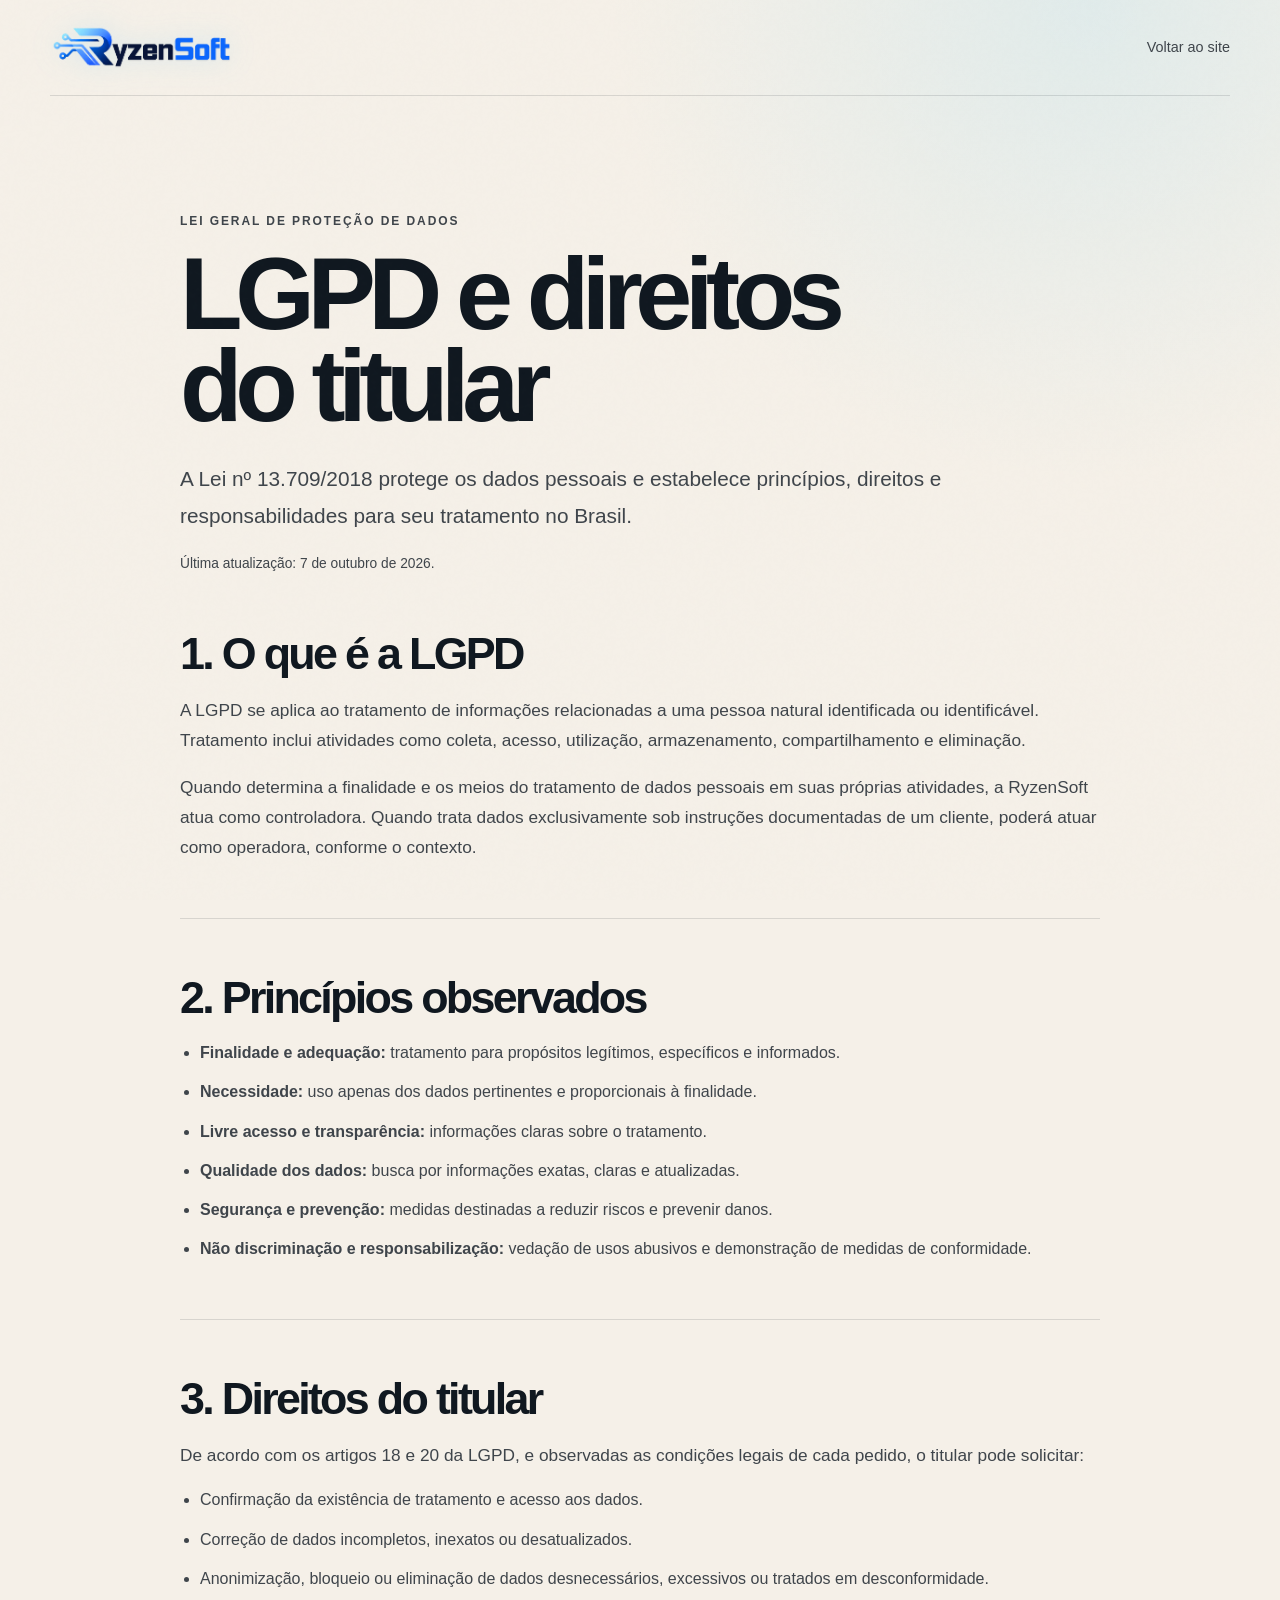
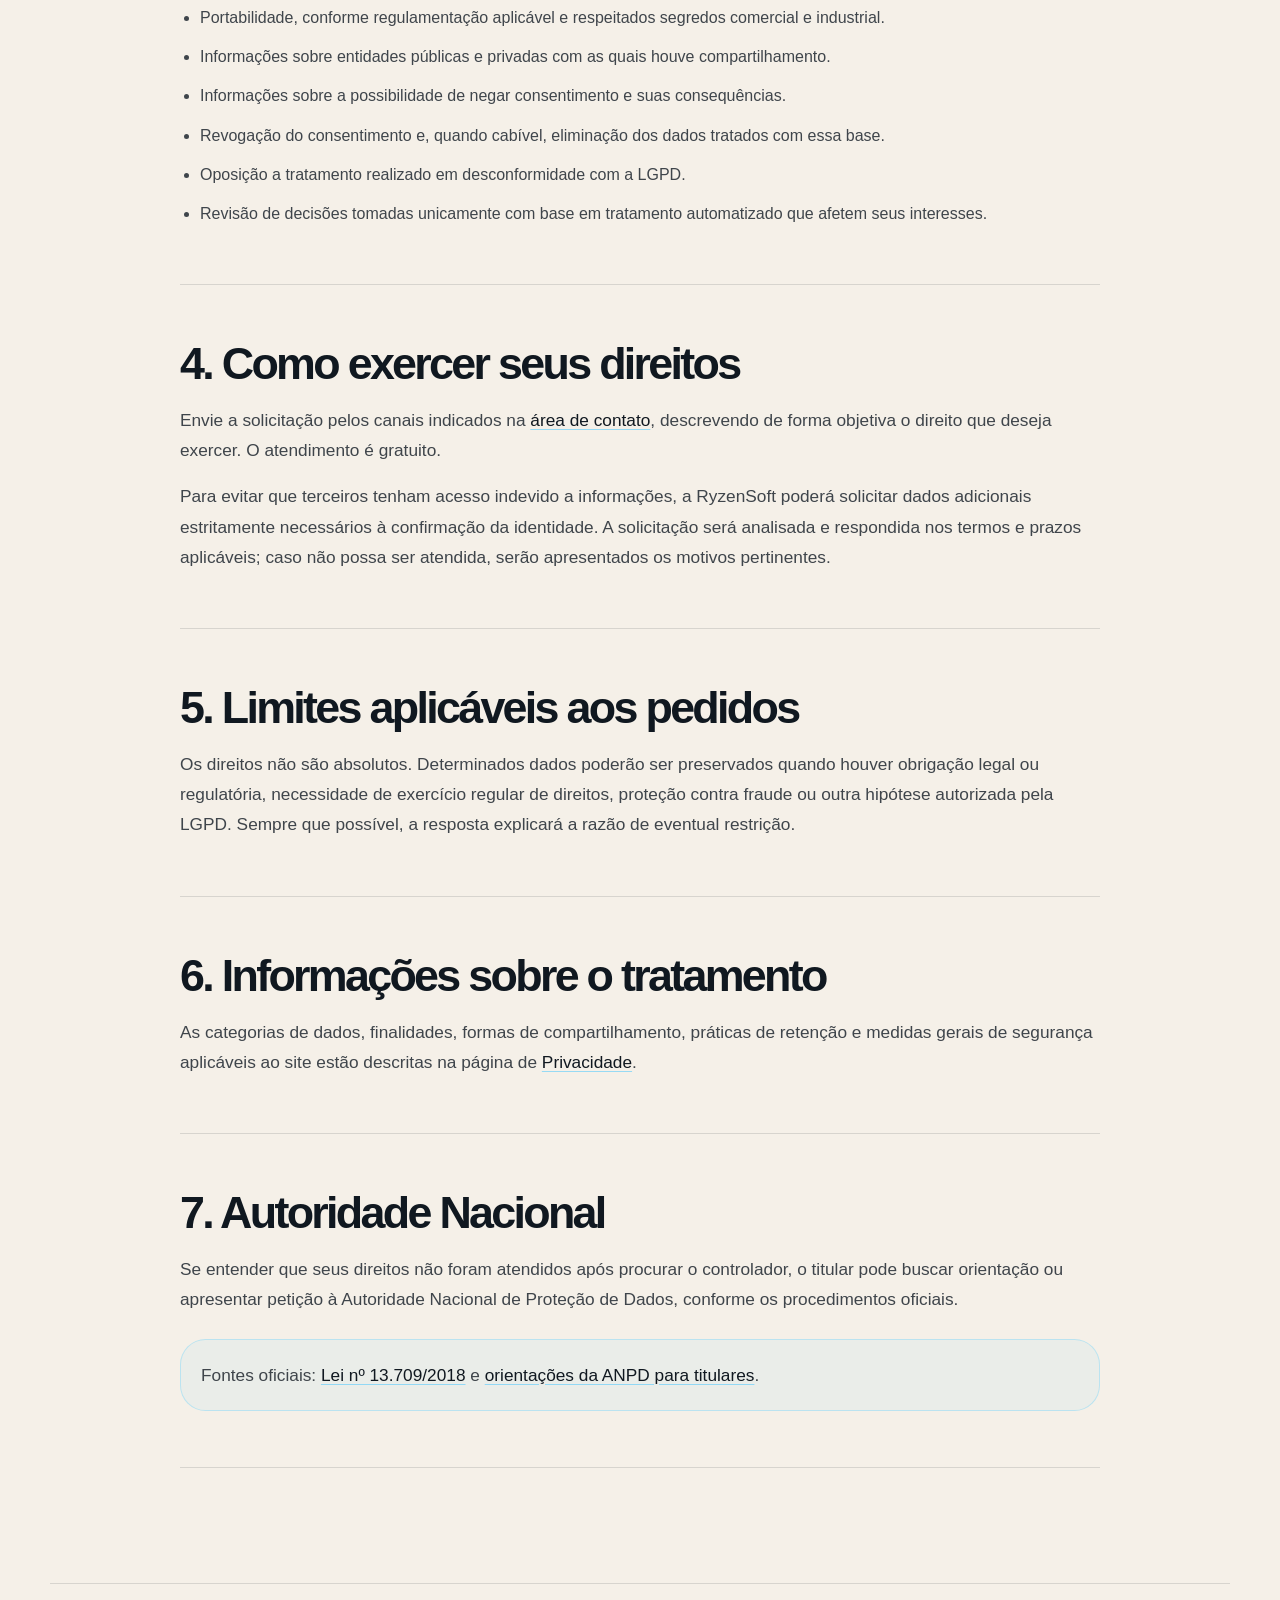
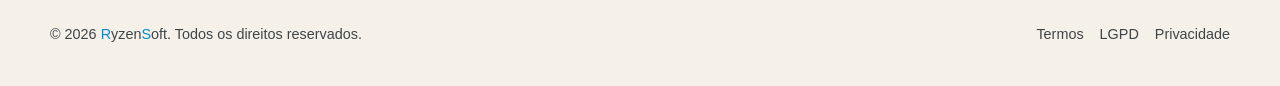
<file: lgpd.html>
<!doctype html>
<html lang="pt-BR">
  <head>
    <meta charset="utf-8">
    <meta name="viewport" content="width=device-width, initial-scale=1">
    <title>LGPD e Direitos do Titular | RyzenSoft</title>
    <meta name="description" content="Conheça os direitos assegurados pela LGPD e como exercê-los perante a RyzenSoft.">
    <meta name="robots" content="index,follow">
    <meta name="theme-color" content="#080A0C">
    <link rel="icon" href="assets/images/logo-icon.png" type="image/png">
    <link rel="apple-touch-icon" href="assets/images/logo-icon.png">
    <link rel="stylesheet" href="css/variables.css">
    <link rel="stylesheet" href="css/reset.css">
    <link rel="stylesheet" href="css/globals.css">
    <link rel="stylesheet" href="css/header.css">
    <link rel="stylesheet" href="css/legal.css">
  </head>
  <body class="legal-page">
    <header class="legal-header">
      <a class="brand" href="index.html" aria-label="RyzenSoft, página inicial">
        <img src="assets/images/logo-ryzensoft.png" alt="RyzenSoft" width="790" height="189">
      </a>
      <a class="legal-header__back" href="index.html">Voltar ao site</a>
    </header>

    <main id="conteudo" class="legal-main">
      <article class="legal-document">
        <p class="legal-document__eyebrow">Lei Geral de Proteção de Dados</p>
        <h1>LGPD e direitos do titular</h1>
        <p class="legal-document__lead">A Lei nº 13.709/2018 protege os dados pessoais e estabelece princípios, direitos e responsabilidades para seu tratamento no Brasil.</p>
        <span class="legal-document__updated">Última atualização: 7 de outubro de 2026.</span>

        <section>
          <h2>1. O que é a LGPD</h2>
          <p>A LGPD se aplica ao tratamento de informações relacionadas a uma pessoa natural identificada ou identificável. Tratamento inclui atividades como coleta, acesso, utilização, armazenamento, compartilhamento e eliminação.</p>
          <p>Quando determina a finalidade e os meios do tratamento de dados pessoais em suas próprias atividades, a RyzenSoft atua como controladora. Quando trata dados exclusivamente sob instruções documentadas de um cliente, poderá atuar como operadora, conforme o contexto.</p>
        </section>

        <section>
          <h2>2. Princípios observados</h2>
          <ul>
            <li><strong>Finalidade e adequação:</strong> tratamento para propósitos legítimos, específicos e informados.</li>
            <li><strong>Necessidade:</strong> uso apenas dos dados pertinentes e proporcionais à finalidade.</li>
            <li><strong>Livre acesso e transparência:</strong> informações claras sobre o tratamento.</li>
            <li><strong>Qualidade dos dados:</strong> busca por informações exatas, claras e atualizadas.</li>
            <li><strong>Segurança e prevenção:</strong> medidas destinadas a reduzir riscos e prevenir danos.</li>
            <li><strong>Não discriminação e responsabilização:</strong> vedação de usos abusivos e demonstração de medidas de conformidade.</li>
          </ul>
        </section>

        <section>
          <h2>3. Direitos do titular</h2>
          <p>De acordo com os artigos 18 e 20 da LGPD, e observadas as condições legais de cada pedido, o titular pode solicitar:</p>
          <ul>
            <li>Confirmação da existência de tratamento e acesso aos dados.</li>
            <li>Correção de dados incompletos, inexatos ou desatualizados.</li>
            <li>Anonimização, bloqueio ou eliminação de dados desnecessários, excessivos ou tratados em desconformidade.</li>
            <li>Portabilidade, conforme regulamentação aplicável e respeitados segredos comercial e industrial.</li>
            <li>Informações sobre entidades públicas e privadas com as quais houve compartilhamento.</li>
            <li>Informações sobre a possibilidade de negar consentimento e suas consequências.</li>
            <li>Revogação do consentimento e, quando cabível, eliminação dos dados tratados com essa base.</li>
            <li>Oposição a tratamento realizado em desconformidade com a LGPD.</li>
            <li>Revisão de decisões tomadas unicamente com base em tratamento automatizado que afetem seus interesses.</li>
          </ul>
        </section>

        <section>
          <h2>4. Como exercer seus direitos</h2>
          <p>Envie a solicitação pelos canais indicados na <a href="index.html#contato">área de contato</a>, descrevendo de forma objetiva o direito que deseja exercer. O atendimento é gratuito.</p>
          <p>Para evitar que terceiros tenham acesso indevido a informações, a RyzenSoft poderá solicitar dados adicionais estritamente necessários à confirmação da identidade. A solicitação será analisada e respondida nos termos e prazos aplicáveis; caso não possa ser atendida, serão apresentados os motivos pertinentes.</p>
        </section>

        <section>
          <h2>5. Limites aplicáveis aos pedidos</h2>
          <p>Os direitos não são absolutos. Determinados dados poderão ser preservados quando houver obrigação legal ou regulatória, necessidade de exercício regular de direitos, proteção contra fraude ou outra hipótese autorizada pela LGPD. Sempre que possível, a resposta explicará a razão de eventual restrição.</p>
        </section>

        <section>
          <h2>6. Informações sobre o tratamento</h2>
          <p>As categorias de dados, finalidades, formas de compartilhamento, práticas de retenção e medidas gerais de segurança aplicáveis ao site estão descritas na página de <a href="politica-de-privacidade.html">Privacidade</a>.</p>
        </section>

        <section>
          <h2>7. Autoridade Nacional</h2>
          <p>Se entender que seus direitos não foram atendidos após procurar o controlador, o titular pode buscar orientação ou apresentar petição à Autoridade Nacional de Proteção de Dados, conforme os procedimentos oficiais.</p>
          <div class="legal-note">
            <p>Fontes oficiais: <a href="https://www.planalto.gov.br/ccivil_03/_ato2015-2018/2018/lei/l13709.htm" target="_blank" rel="noreferrer">Lei nº 13.709/2018</a> e <a href="https://www.gov.br/anpd/pt-br/assuntos/titular-de-dados" target="_blank" rel="noreferrer">orientações da ANPD para titulares</a>.</p>
          </div>
        </section>
      </article>
    </main>

    <footer class="legal-footer">
      <p>© 2026 <span class="brand-word"><span class="brand-initial">R</span>yzen<span class="brand-accent">S</span>oft</span>. Todos os direitos reservados.</p>
      <nav aria-label="Links legais">
        <a href="termos.html">Termos</a>
        <a href="lgpd.html" aria-current="page">LGPD</a>
        <a href="politica-de-privacidade.html">Privacidade</a>
      </nav>
    </footer>
  </body>
</html>
</file>
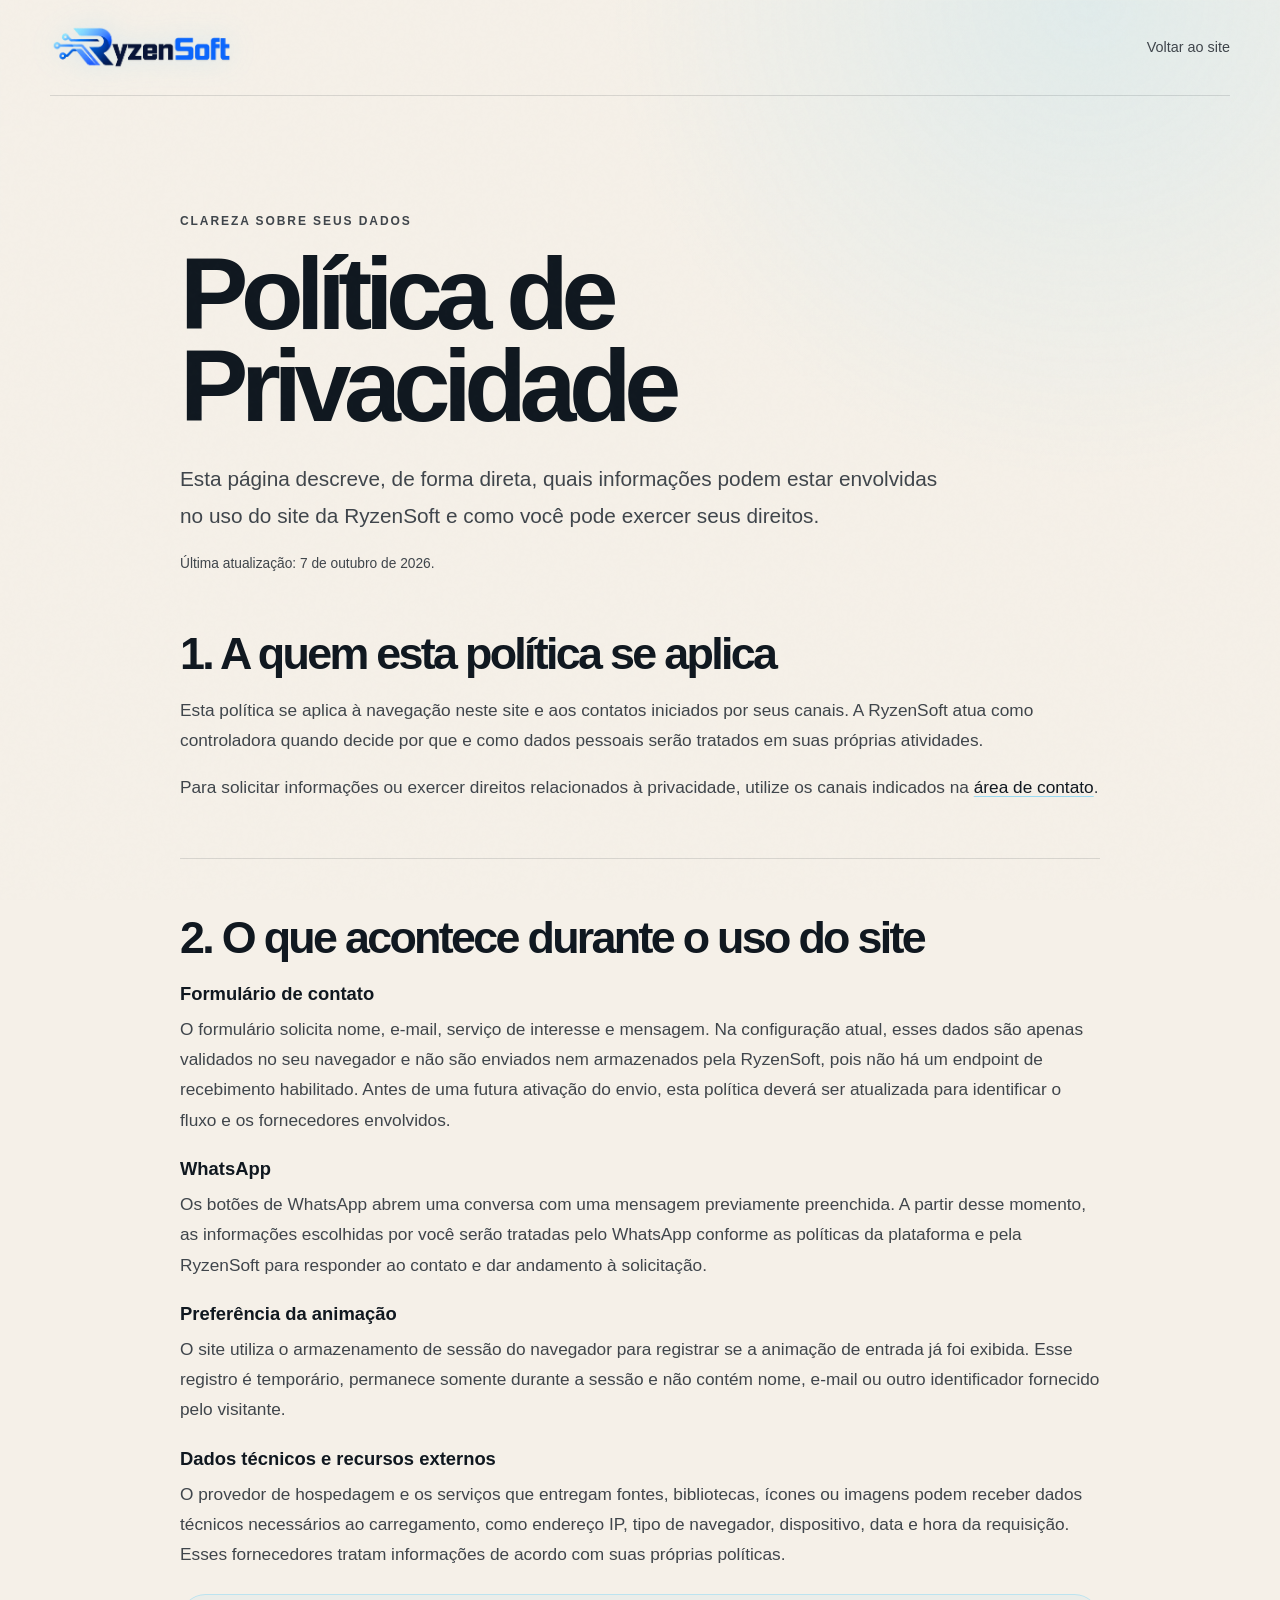
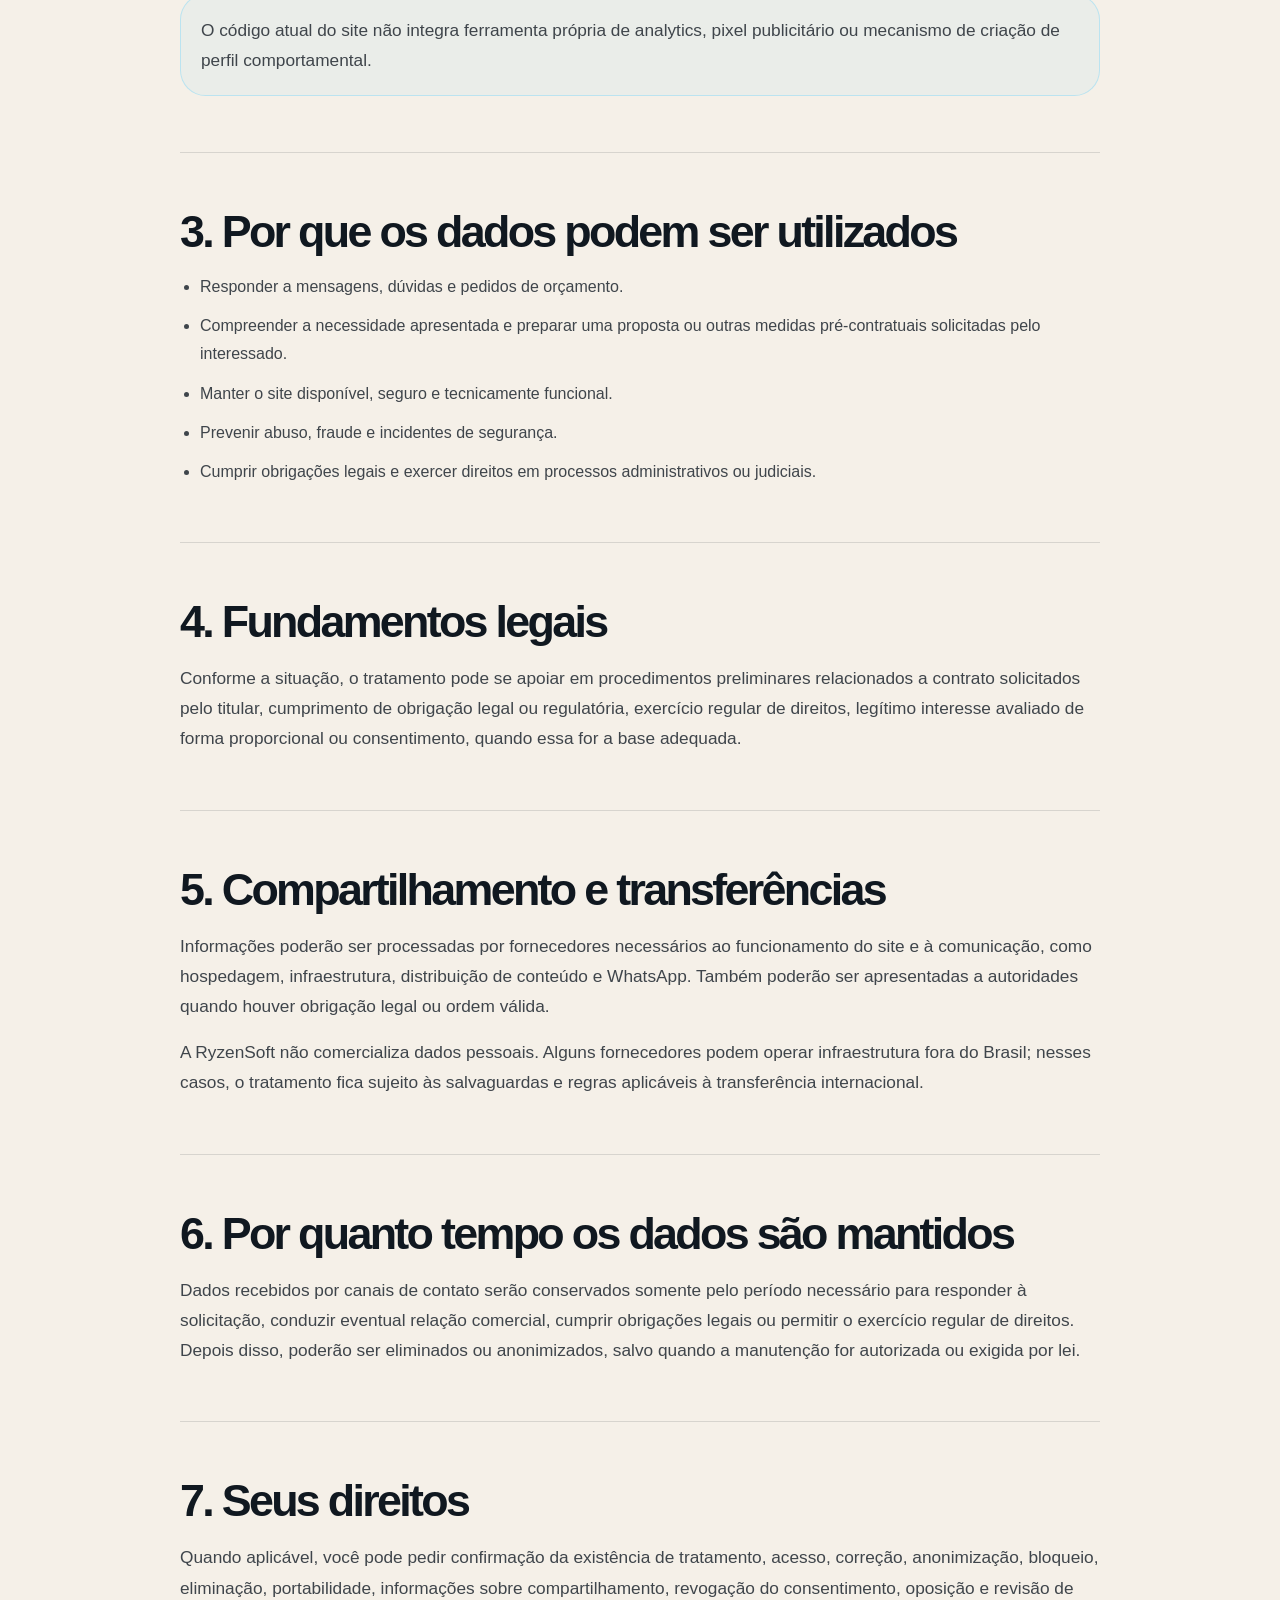
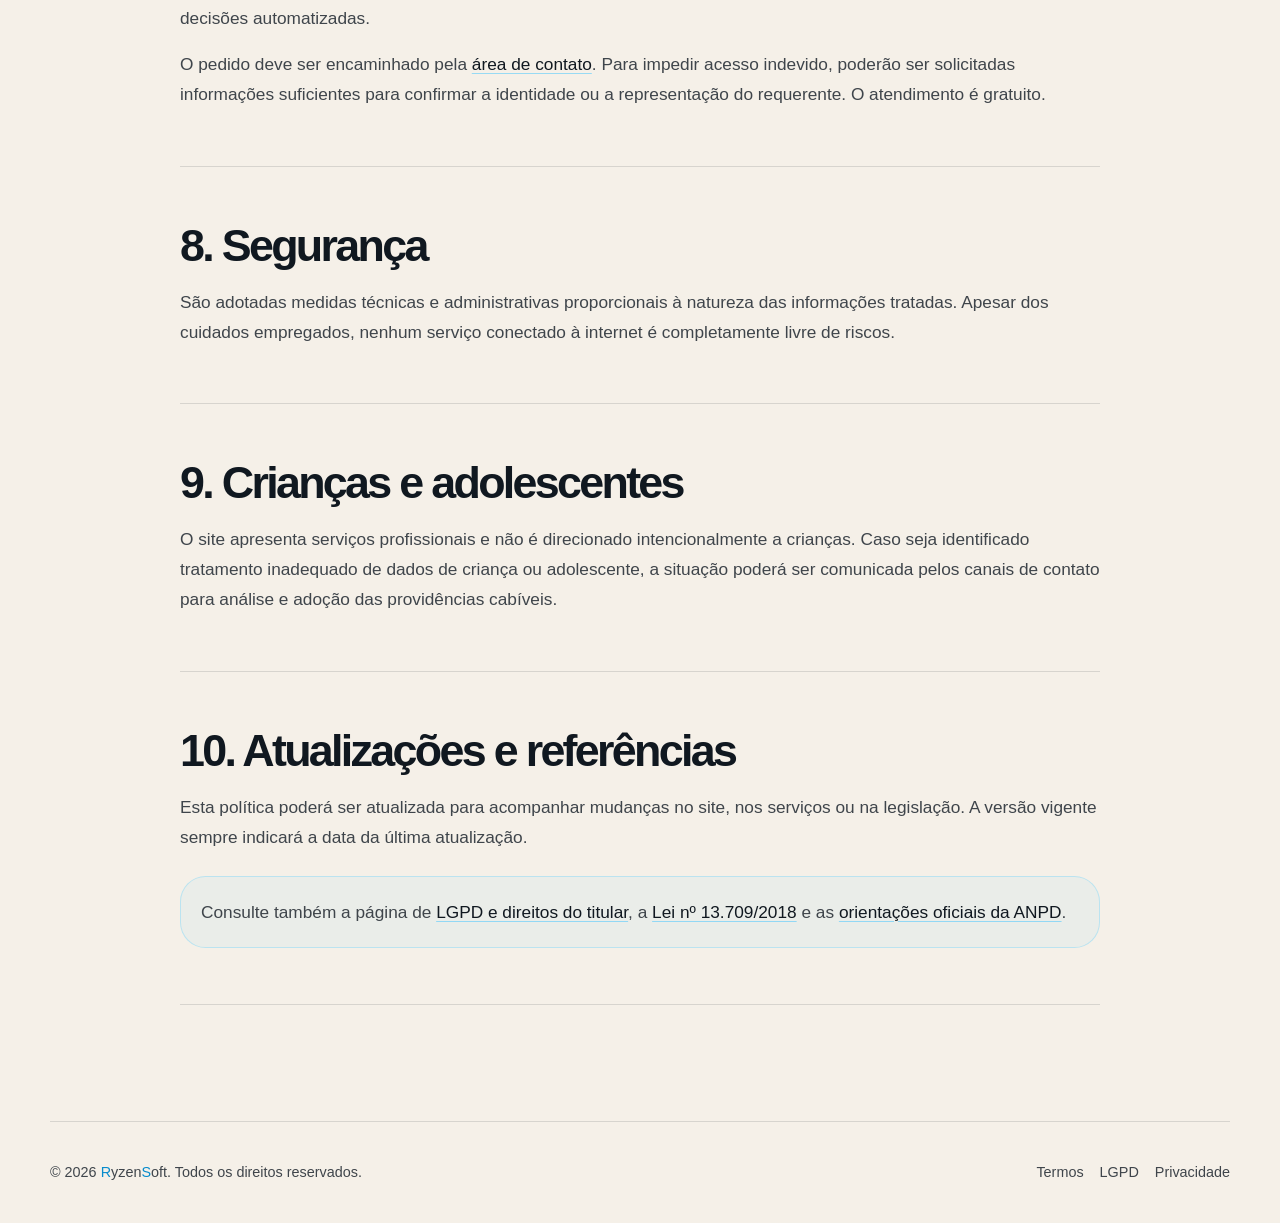
<file: politica-de-privacidade.html>
<!doctype html>
<html lang="pt-BR">
  <head>
    <meta charset="utf-8">
    <meta name="viewport" content="width=device-width, initial-scale=1">
    <title>Política de Privacidade | RyzenSoft</title>
    <meta name="description" content="Entenda como os dados pessoais e as informações técnicas são tratados no site da RyzenSoft.">
    <meta name="robots" content="index,follow">
    <meta name="theme-color" content="#080A0C">
    <link rel="icon" href="assets/images/logo-icon.png" type="image/png">
    <link rel="apple-touch-icon" href="assets/images/logo-icon.png">
    <link rel="stylesheet" href="css/variables.css">
    <link rel="stylesheet" href="css/reset.css">
    <link rel="stylesheet" href="css/globals.css">
    <link rel="stylesheet" href="css/header.css">
    <link rel="stylesheet" href="css/legal.css">
  </head>
  <body class="legal-page">
    <header class="legal-header">
      <a class="brand" href="index.html" aria-label="RyzenSoft, página inicial">
        <img src="assets/images/logo-ryzensoft.png" alt="RyzenSoft" width="790" height="189">
      </a>
      <a class="legal-header__back" href="index.html">Voltar ao site</a>
    </header>

    <main id="conteudo" class="legal-main">
      <article class="legal-document">
        <p class="legal-document__eyebrow">Clareza sobre seus dados</p>
        <h1>Política de Privacidade</h1>
        <p class="legal-document__lead">Esta página descreve, de forma direta, quais informações podem estar envolvidas no uso do site da RyzenSoft e como você pode exercer seus direitos.</p>
        <span class="legal-document__updated">Última atualização: 7 de outubro de 2026.</span>

        <section>
          <h2>1. A quem esta política se aplica</h2>
          <p>Esta política se aplica à navegação neste site e aos contatos iniciados por seus canais. A RyzenSoft atua como controladora quando decide por que e como dados pessoais serão tratados em suas próprias atividades.</p>
          <p>Para solicitar informações ou exercer direitos relacionados à privacidade, utilize os canais indicados na <a href="index.html#contato">área de contato</a>.</p>
        </section>

        <section>
          <h2>2. O que acontece durante o uso do site</h2>
          <h3>Formulário de contato</h3>
          <p>O formulário solicita nome, e-mail, serviço de interesse e mensagem. Na configuração atual, esses dados são apenas validados no seu navegador e não são enviados nem armazenados pela RyzenSoft, pois não há um endpoint de recebimento habilitado. Antes de uma futura ativação do envio, esta política deverá ser atualizada para identificar o fluxo e os fornecedores envolvidos.</p>

          <h3>WhatsApp</h3>
          <p>Os botões de WhatsApp abrem uma conversa com uma mensagem previamente preenchida. A partir desse momento, as informações escolhidas por você serão tratadas pelo WhatsApp conforme as políticas da plataforma e pela RyzenSoft para responder ao contato e dar andamento à solicitação.</p>

          <h3>Preferência da animação</h3>
          <p>O site utiliza o armazenamento de sessão do navegador para registrar se a animação de entrada já foi exibida. Esse registro é temporário, permanece somente durante a sessão e não contém nome, e-mail ou outro identificador fornecido pelo visitante.</p>

          <h3>Dados técnicos e recursos externos</h3>
          <p>O provedor de hospedagem e os serviços que entregam fontes, bibliotecas, ícones ou imagens podem receber dados técnicos necessários ao carregamento, como endereço IP, tipo de navegador, dispositivo, data e hora da requisição. Esses fornecedores tratam informações de acordo com suas próprias políticas.</p>

          <div class="legal-note">
            <p>O código atual do site não integra ferramenta própria de analytics, pixel publicitário ou mecanismo de criação de perfil comportamental.</p>
          </div>
        </section>

        <section>
          <h2>3. Por que os dados podem ser utilizados</h2>
          <ul>
            <li>Responder a mensagens, dúvidas e pedidos de orçamento.</li>
            <li>Compreender a necessidade apresentada e preparar uma proposta ou outras medidas pré-contratuais solicitadas pelo interessado.</li>
            <li>Manter o site disponível, seguro e tecnicamente funcional.</li>
            <li>Prevenir abuso, fraude e incidentes de segurança.</li>
            <li>Cumprir obrigações legais e exercer direitos em processos administrativos ou judiciais.</li>
          </ul>
        </section>

        <section>
          <h2>4. Fundamentos legais</h2>
          <p>Conforme a situação, o tratamento pode se apoiar em procedimentos preliminares relacionados a contrato solicitados pelo titular, cumprimento de obrigação legal ou regulatória, exercício regular de direitos, legítimo interesse avaliado de forma proporcional ou consentimento, quando essa for a base adequada.</p>
        </section>

        <section>
          <h2>5. Compartilhamento e transferências</h2>
          <p>Informações poderão ser processadas por fornecedores necessários ao funcionamento do site e à comunicação, como hospedagem, infraestrutura, distribuição de conteúdo e WhatsApp. Também poderão ser apresentadas a autoridades quando houver obrigação legal ou ordem válida.</p>
          <p>A RyzenSoft não comercializa dados pessoais. Alguns fornecedores podem operar infraestrutura fora do Brasil; nesses casos, o tratamento fica sujeito às salvaguardas e regras aplicáveis à transferência internacional.</p>
        </section>

        <section>
          <h2>6. Por quanto tempo os dados são mantidos</h2>
          <p>Dados recebidos por canais de contato serão conservados somente pelo período necessário para responder à solicitação, conduzir eventual relação comercial, cumprir obrigações legais ou permitir o exercício regular de direitos. Depois disso, poderão ser eliminados ou anonimizados, salvo quando a manutenção for autorizada ou exigida por lei.</p>
        </section>

        <section>
          <h2>7. Seus direitos</h2>
          <p>Quando aplicável, você pode pedir confirmação da existência de tratamento, acesso, correção, anonimização, bloqueio, eliminação, portabilidade, informações sobre compartilhamento, revogação do consentimento, oposição e revisão de decisões automatizadas.</p>
          <p>O pedido deve ser encaminhado pela <a href="index.html#contato">área de contato</a>. Para impedir acesso indevido, poderão ser solicitadas informações suficientes para confirmar a identidade ou a representação do requerente. O atendimento é gratuito.</p>
        </section>

        <section>
          <h2>8. Segurança</h2>
          <p>São adotadas medidas técnicas e administrativas proporcionais à natureza das informações tratadas. Apesar dos cuidados empregados, nenhum serviço conectado à internet é completamente livre de riscos.</p>
        </section>

        <section>
          <h2>9. Crianças e adolescentes</h2>
          <p>O site apresenta serviços profissionais e não é direcionado intencionalmente a crianças. Caso seja identificado tratamento inadequado de dados de criança ou adolescente, a situação poderá ser comunicada pelos canais de contato para análise e adoção das providências cabíveis.</p>
        </section>

        <section>
          <h2>10. Atualizações e referências</h2>
          <p>Esta política poderá ser atualizada para acompanhar mudanças no site, nos serviços ou na legislação. A versão vigente sempre indicará a data da última atualização.</p>
          <div class="legal-note">
            <p>Consulte também a página de <a href="lgpd.html">LGPD e direitos do titular</a>, a <a href="https://www.planalto.gov.br/ccivil_03/_ato2015-2018/2018/lei/l13709compilado.htm" target="_blank" rel="noreferrer">Lei nº 13.709/2018</a> e as <a href="https://www.gov.br/anpd/pt-br/assuntos/titular-de-dados-1/direito-dos-titulares" target="_blank" rel="noreferrer">orientações oficiais da ANPD</a>.</p>
          </div>
        </section>
      </article>
    </main>

    <footer class="legal-footer">
      <p>© 2026 <span class="brand-word"><span class="brand-initial">R</span>yzen<span class="brand-accent">S</span>oft</span>. Todos os direitos reservados.</p>
      <nav aria-label="Links legais">
        <a href="termos.html">Termos</a>
        <a href="lgpd.html">LGPD</a>
        <a href="politica-de-privacidade.html" aria-current="page">Privacidade</a>
      </nav>
    </footer>
  </body>
</html>
</file>
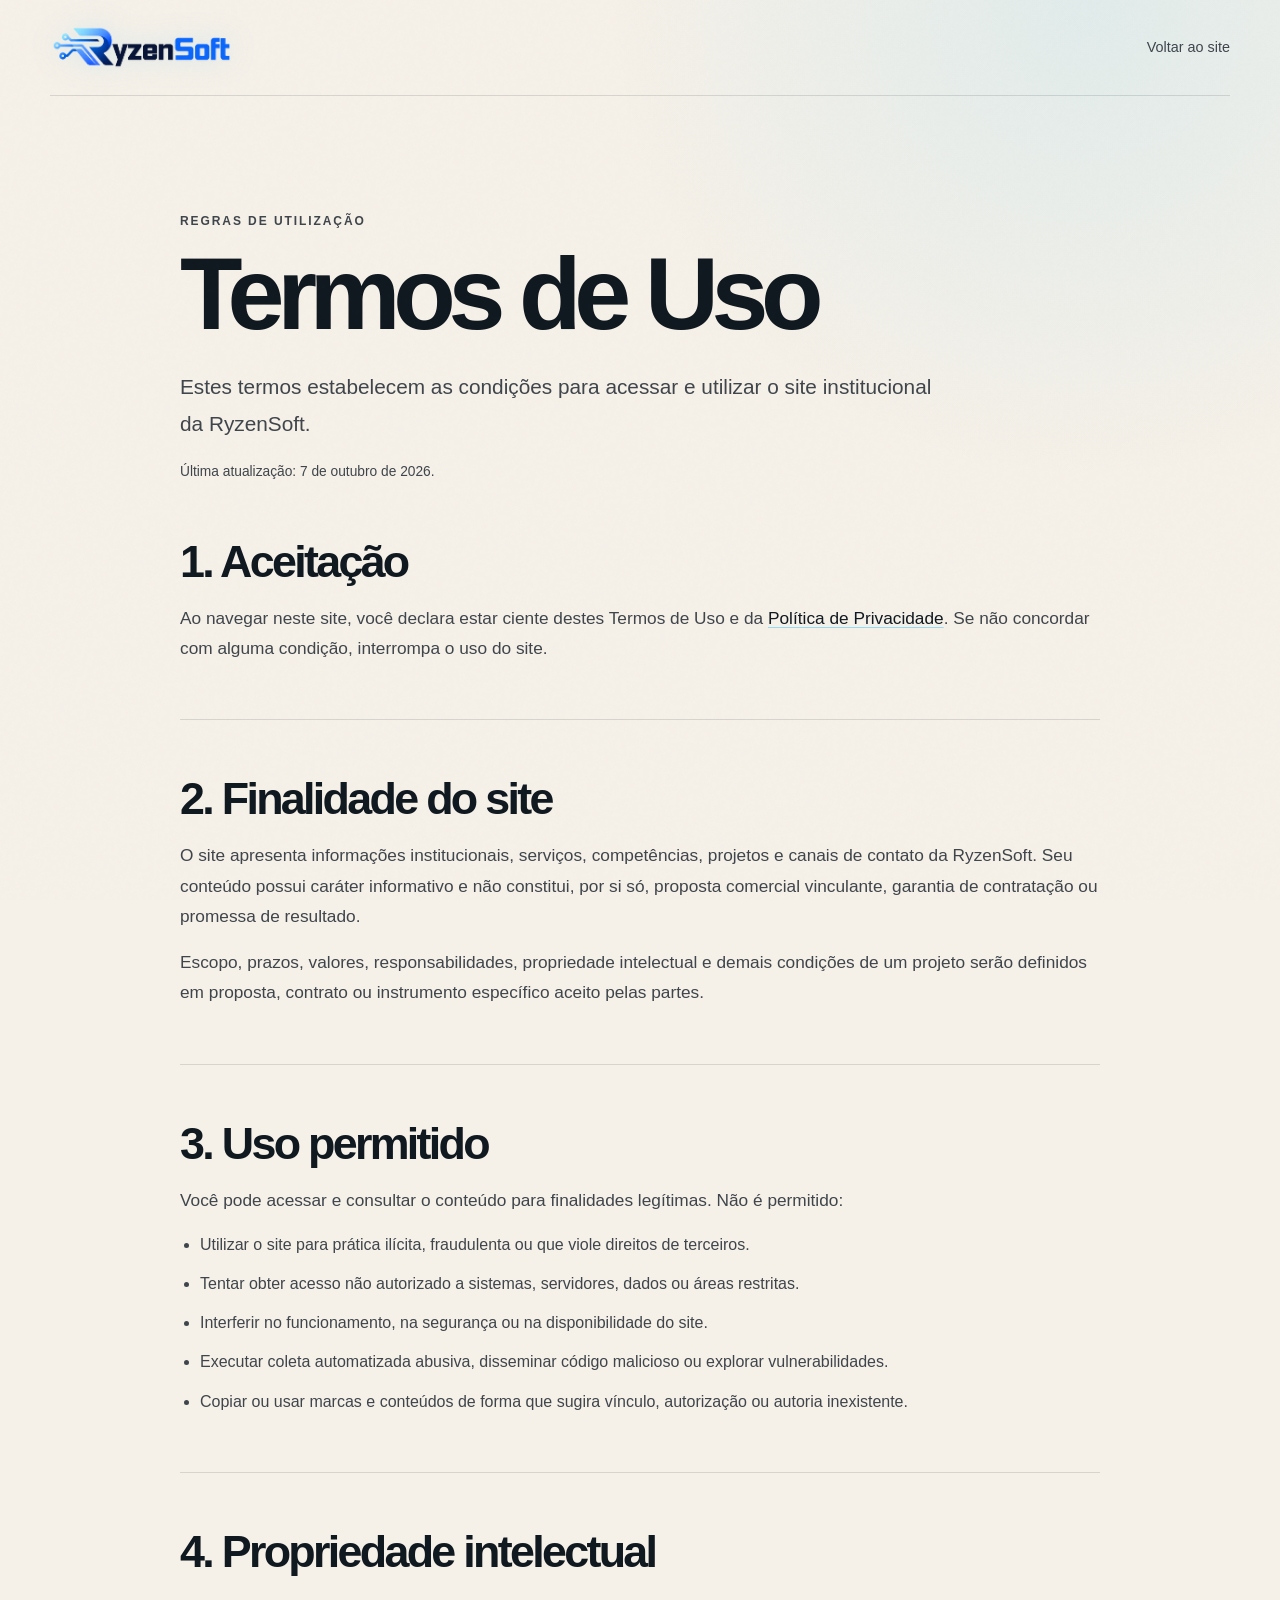
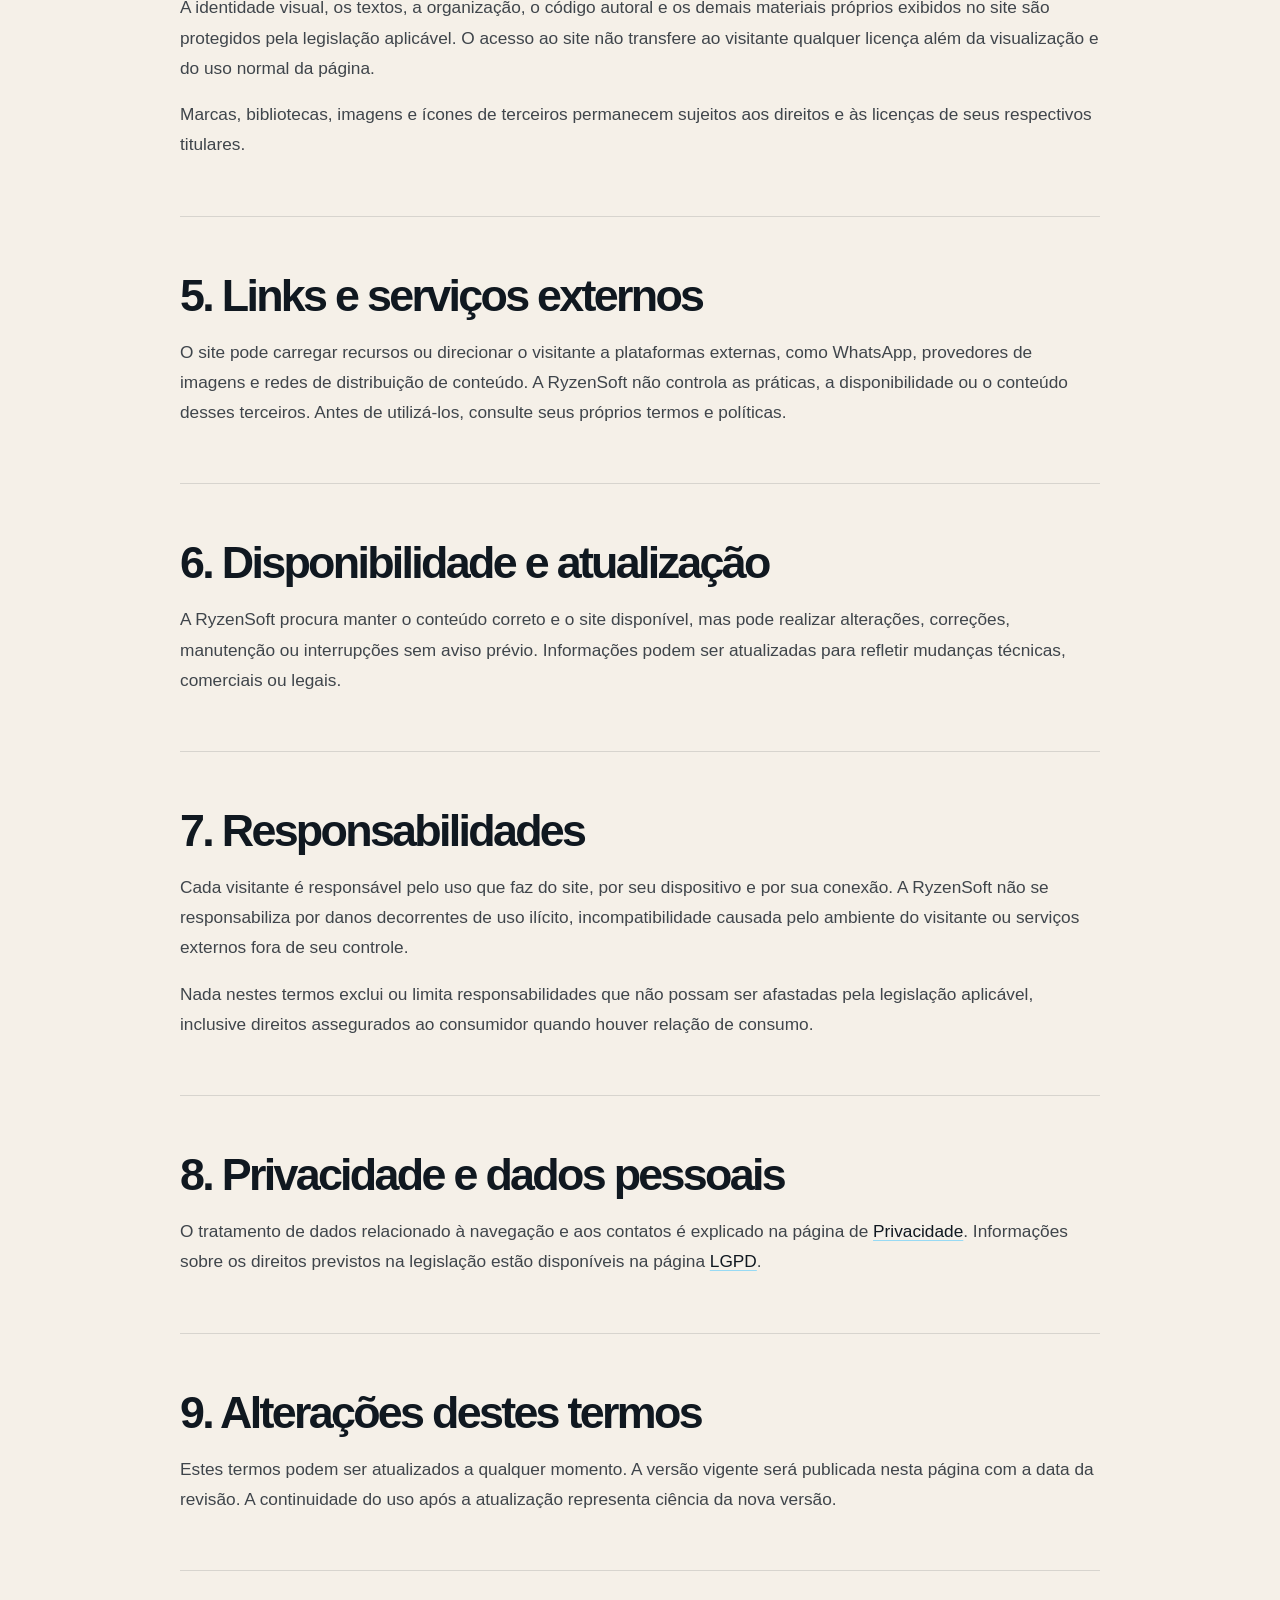
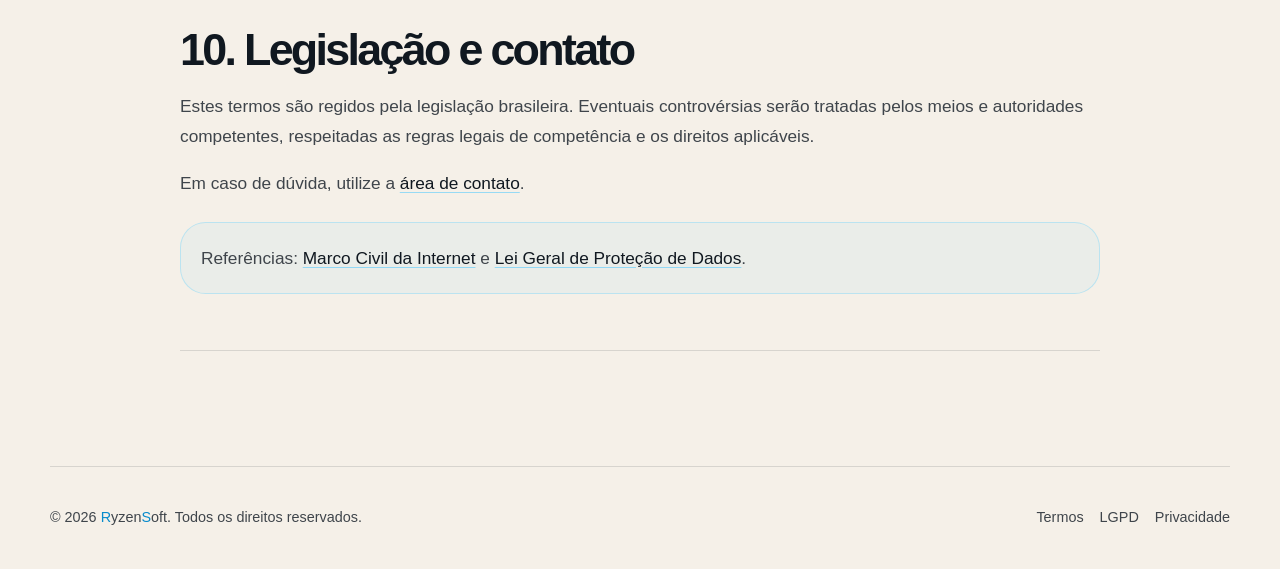
<file: termos.html>
<!doctype html>
<html lang="pt-BR">
  <head>
    <meta charset="utf-8">
    <meta name="viewport" content="width=device-width, initial-scale=1">
    <title>Termos de Uso | RyzenSoft</title>
    <meta name="description" content="Termos e condições para utilização do site institucional da RyzenSoft.">
    <meta name="robots" content="index,follow">
    <meta name="theme-color" content="#080A0C">
    <link rel="icon" href="assets/images/logo-icon.png" type="image/png">
    <link rel="apple-touch-icon" href="assets/images/logo-icon.png">
    <link rel="stylesheet" href="css/variables.css">
    <link rel="stylesheet" href="css/reset.css">
    <link rel="stylesheet" href="css/globals.css">
    <link rel="stylesheet" href="css/header.css">
    <link rel="stylesheet" href="css/legal.css">
  </head>
  <body class="legal-page">
    <header class="legal-header">
      <a class="brand" href="index.html" aria-label="RyzenSoft, página inicial">
        <img src="assets/images/logo-ryzensoft.png" alt="RyzenSoft" width="790" height="189">
      </a>
      <a class="legal-header__back" href="index.html">Voltar ao site</a>
    </header>

    <main id="conteudo" class="legal-main">
      <article class="legal-document">
        <p class="legal-document__eyebrow">Regras de utilização</p>
        <h1>Termos de Uso</h1>
        <p class="legal-document__lead">Estes termos estabelecem as condições para acessar e utilizar o site institucional da RyzenSoft.</p>
        <span class="legal-document__updated">Última atualização: 7 de outubro de 2026.</span>

        <section>
          <h2>1. Aceitação</h2>
          <p>Ao navegar neste site, você declara estar ciente destes Termos de Uso e da <a href="politica-de-privacidade.html">Política de Privacidade</a>. Se não concordar com alguma condição, interrompa o uso do site.</p>
        </section>

        <section>
          <h2>2. Finalidade do site</h2>
          <p>O site apresenta informações institucionais, serviços, competências, projetos e canais de contato da RyzenSoft. Seu conteúdo possui caráter informativo e não constitui, por si só, proposta comercial vinculante, garantia de contratação ou promessa de resultado.</p>
          <p>Escopo, prazos, valores, responsabilidades, propriedade intelectual e demais condições de um projeto serão definidos em proposta, contrato ou instrumento específico aceito pelas partes.</p>
        </section>

        <section>
          <h2>3. Uso permitido</h2>
          <p>Você pode acessar e consultar o conteúdo para finalidades legítimas. Não é permitido:</p>
          <ul>
            <li>Utilizar o site para prática ilícita, fraudulenta ou que viole direitos de terceiros.</li>
            <li>Tentar obter acesso não autorizado a sistemas, servidores, dados ou áreas restritas.</li>
            <li>Interferir no funcionamento, na segurança ou na disponibilidade do site.</li>
            <li>Executar coleta automatizada abusiva, disseminar código malicioso ou explorar vulnerabilidades.</li>
            <li>Copiar ou usar marcas e conteúdos de forma que sugira vínculo, autorização ou autoria inexistente.</li>
          </ul>
        </section>

        <section>
          <h2>4. Propriedade intelectual</h2>
          <p>A identidade visual, os textos, a organização, o código autoral e os demais materiais próprios exibidos no site são protegidos pela legislação aplicável. O acesso ao site não transfere ao visitante qualquer licença além da visualização e do uso normal da página.</p>
          <p>Marcas, bibliotecas, imagens e ícones de terceiros permanecem sujeitos aos direitos e às licenças de seus respectivos titulares.</p>
        </section>

        <section>
          <h2>5. Links e serviços externos</h2>
          <p>O site pode carregar recursos ou direcionar o visitante a plataformas externas, como WhatsApp, provedores de imagens e redes de distribuição de conteúdo. A RyzenSoft não controla as práticas, a disponibilidade ou o conteúdo desses terceiros. Antes de utilizá-los, consulte seus próprios termos e políticas.</p>
        </section>

        <section>
          <h2>6. Disponibilidade e atualização</h2>
          <p>A RyzenSoft procura manter o conteúdo correto e o site disponível, mas pode realizar alterações, correções, manutenção ou interrupções sem aviso prévio. Informações podem ser atualizadas para refletir mudanças técnicas, comerciais ou legais.</p>
        </section>

        <section>
          <h2>7. Responsabilidades</h2>
          <p>Cada visitante é responsável pelo uso que faz do site, por seu dispositivo e por sua conexão. A RyzenSoft não se responsabiliza por danos decorrentes de uso ilícito, incompatibilidade causada pelo ambiente do visitante ou serviços externos fora de seu controle.</p>
          <p>Nada nestes termos exclui ou limita responsabilidades que não possam ser afastadas pela legislação aplicável, inclusive direitos assegurados ao consumidor quando houver relação de consumo.</p>
        </section>

        <section>
          <h2>8. Privacidade e dados pessoais</h2>
          <p>O tratamento de dados relacionado à navegação e aos contatos é explicado na página de <a href="politica-de-privacidade.html">Privacidade</a>. Informações sobre os direitos previstos na legislação estão disponíveis na página <a href="lgpd.html">LGPD</a>.</p>
        </section>

        <section>
          <h2>9. Alterações destes termos</h2>
          <p>Estes termos podem ser atualizados a qualquer momento. A versão vigente será publicada nesta página com a data da revisão. A continuidade do uso após a atualização representa ciência da nova versão.</p>
        </section>

        <section>
          <h2>10. Legislação e contato</h2>
          <p>Estes termos são regidos pela legislação brasileira. Eventuais controvérsias serão tratadas pelos meios e autoridades competentes, respeitadas as regras legais de competência e os direitos aplicáveis.</p>
          <p>Em caso de dúvida, utilize a <a href="index.html#contato">área de contato</a>.</p>
          <div class="legal-note">
            <p>Referências: <a href="https://www.planalto.gov.br/ccivil_03/_ato2011-2014/2014/lei/l12965.htm" target="_blank" rel="noreferrer">Marco Civil da Internet</a> e <a href="https://www.planalto.gov.br/ccivil_03/_ato2015-2018/2018/lei/l13709compilado.htm" target="_blank" rel="noreferrer">Lei Geral de Proteção de Dados</a>.</p>
          </div>
        </section>
      </article>
    </main>

    <footer class="legal-footer">
      <p>© 2026 <span class="brand-word"><span class="brand-initial">R</span>yzen<span class="brand-accent">S</span>oft</span>. Todos os direitos reservados.</p>
      <nav aria-label="Links legais">
        <a href="termos.html" aria-current="page">Termos</a>
        <a href="lgpd.html">LGPD</a>
        <a href="politica-de-privacidade.html">Privacidade</a>
      </nav>
    </footer>
  </body>
</html>
</file>
<file: css/variables.css>
:root {
  --bg: #f5f0e8;
  --bg-soft: #eee7dc;
  --surface: #fbf7f0;
  --surface-2: #e7ded1;
  --text: #101820;
  --muted: #3f454b;
  --line: rgba(16, 24, 32, 0.13);
  --blue: #078bcc;
  --blue-strong: #006fa8;
  --blue-soft: rgba(7, 139, 204, 0.12);
  --danger: #c73737;
  --radius: 8px;
  --container: min(1180px, calc(100% - 40px));
  --container-wide: min(1480px, calc(100% - 40px));
  --font: -apple-system, BlinkMacSystemFont, "SF Pro Display", "SF Pro Text", "Helvetica Neue", Arial, sans-serif;
  --ease: cubic-bezier(0.22, 1, 0.36, 1);
  --ease-out: cubic-bezier(0.16, 1, 0.3, 1);
  --header-h: 74px;
  --display-size: clamp(4rem, 10.8vw, 10.5rem);
  --section-title-size: clamp(3rem, 7vw, 7.2rem);
  --panel-radius: clamp(1rem, 2vw, 1.75rem);
  --space-section: clamp(6rem, 13vw, 12rem);
  --shadow-deep: 0 30px 90px rgba(24, 58, 78, .14);
  --header-pad: clamp(.85rem, 2vw, 1.4rem);
}
</file>
<file: css/globals.css>
body {
  position: relative;
  line-height: 1.5;
}

main,
header,
footer,
section {
  min-width: 0;
  max-width: 100%;
}

body::before {
  content: "";
  position: fixed;
  inset: 0;
  pointer-events: none;
  background:
    radial-gradient(circle at 70% 10%, rgba(7, 139, 204, 0.10), transparent 28rem),
    linear-gradient(180deg, rgba(7, 139, 204, 0.035), transparent 18rem);
  z-index: -1;
}

body::after {
  content: "";
  position: fixed;
  inset: 0;
  z-index: 1000;
  pointer-events: none;
  opacity: .018;
  background-image: url("data:image/svg+xml,%3Csvg viewBox='0 0 180 180' xmlns='http://www.w3.org/2000/svg'%3E%3Cfilter id='n'%3E%3CfeTurbulence type='fractalNoise' baseFrequency='.9' numOctaves='3' stitchTiles='stitch'/%3E%3C/filter%3E%3Crect width='100%25' height='100%25' filter='url(%23n)' opacity='.7'/%3E%3C/svg%3E");
}

.skip-link {
  position: fixed;
  left: 1rem;
  top: 1rem;
  z-index: 10000;
  transform: translateY(-140%);
  padding: .75rem 1rem;
  color: var(--bg);
  background: var(--blue);
  border-radius: var(--radius);
}

.skip-link:focus { transform: translateY(0); }
.sr-only { position: absolute; width: 1px; height: 1px; overflow: hidden; clip: rect(0,0,0,0); white-space: nowrap; }
.section-shell { width: var(--container-wide); max-width: 100%; min-width: 0; margin-inline: auto; }
.section-kicker, .eyebrow { color: var(--blue); font-size: .72rem; font-weight: 750; letter-spacing: .16em; text-transform: uppercase; }
.section-heading { max-width: 1050px; margin-block: clamp(2.4rem, 7vw, 6rem); }
.section-meta {
  display: flex;
  justify-content: space-between;
  align-items: center;
  gap: 1rem;
  padding-bottom: 1rem;
  border-bottom: 1px solid var(--line);
  color: var(--muted);
  font-size: .72rem;
  font-weight: 700;
  letter-spacing: .14em;
  text-transform: uppercase;
}
.section-meta [data-section-index] { color: var(--blue); }
h1, h2, h3, p { margin: 0; overflow-wrap: anywhere; }
h1 { font-size: var(--display-size); line-height: .84; letter-spacing: -.072em; max-width: 1380px; }
h2 { font-size: var(--section-title-size); line-height: .9; letter-spacing: -.06em; }
h3 { font-size: clamp(1.25rem, 2vw, 2rem); line-height: 1.08; }
p { color: var(--muted); font-size: clamp(1rem, 1.35vw, 1.16rem); }
[data-title-line], [data-reveal-line] { display: block; }
.hero__title-lines { display: block; }
.button {
  display: inline-flex;
  align-items: center;
  justify-content: center;
  gap: .55rem;
  min-height: 48px;
  padding: .85rem 1.08rem;
  border-radius: 999px;
  font-weight: 700;
  letter-spacing: -.01em;
  transition: transform .4s var(--ease-out), border-color .25s var(--ease), background .25s var(--ease), box-shadow .25s var(--ease);
}
.button svg { width: 18px; height: 18px; }
.button:hover { transform: translateY(-2px); }
.button--primary { color: #fff; background: var(--blue); box-shadow: 0 10px 28px rgba(7,139,204,.2); }
.button--ghost { border: 1px solid var(--line); background: rgba(7,139,204,.045); color: var(--text); }
.button--ghost[aria-disabled="true"] { opacity: .55; cursor: not-allowed; }
.button[data-whatsapp],
.whatsapp-float {
  min-width: 44px;
  min-height: 44px;
  color: #fff;
  background: #25d366;
  box-shadow: 0 0 24px rgba(37, 211, 102, .4);
}
.button[data-whatsapp] img { width: 26px; height: 26px; }
.button[data-whatsapp]:hover,
.whatsapp-float:hover {
  background: #25d366;
  box-shadow: 0 0 32px rgba(37, 211, 102, .65);
}
.button[data-whatsapp]:focus-visible,
.whatsapp-float:focus-visible {
  outline-color: #25d366;
  box-shadow: 0 0 0 4px rgba(37, 211, 102, .32), 0 0 32px rgba(37, 211, 102, .65);
}
.whatsapp-float {
  position: fixed;
  right: max(1rem, env(safe-area-inset-right));
  bottom: max(1rem, env(safe-area-inset-bottom));
  z-index: 3;
  display: inline-grid;
  place-items: center;
  width: 52px;
  height: 52px;
  border-radius: 50%;
  transition: transform .25s var(--ease), box-shadow .25s var(--ease);
}
.whatsapp-float:hover { transform: translateY(-2px); }
.cta-row { display: flex; flex-wrap: wrap; gap: .8rem; margin-top: 2rem; }
:focus-visible { outline: 2px solid var(--blue); outline-offset: 4px; }

@supports (text-wrap: balance) {
  h1, h2, h3 { text-wrap: balance; }
}

@media (max-width: 980px) {
  .site-header .site-nav { z-index: 4; }
  .site-header .site-nav__footer p { text-align: center; }
}
</file>
<file: css/header.css>
.site-header {
  position: fixed;
  inset: 0 0 auto 0;
  z-index: 80;
  height: 100px;
  display: grid;
  grid-template-columns: auto 1fr auto;
  align-items: center;
  gap: 1rem;
  width: 100%;
  margin: 0;
  padding: 0 var(--header-pad);
  border: 1px solid transparent;
  border-radius: 0;
  transition:
    background 0.3s var(--ease),
    border-color 0.3s var(--ease),
    backdrop-filter 0.3s var(--ease);
}

.site-header::after {
  content: "";
  position: absolute;
  inset: 0.55rem 0.7rem;
  z-index: -1;
  border: 1px solid transparent;
  border-radius: 999px;
  transition:
    background 0.4s var(--ease-out),
    border-color 0.4s var(--ease-out),
    backdrop-filter 0.4s var(--ease-out),
    box-shadow 0.4s var(--ease-out);
}

.site-header.is-scrolled::after,
.nav-open .site-header::after {
  border-color: var(--line);
  background: rgba(245, 240, 232, 0.9);
  backdrop-filter: blur(22px);
  box-shadow: 0 14px 42px rgba(24, 58, 78, 0.12);
}

.brand {
  display: inline-flex;
  align-items: center;
  gap: 0.7rem;
  font-weight: 800;
}
.brand img {
  width: clamp(10rem, 14vw, 12.5rem);
  height: auto;
  object-fit: contain;
  filter: drop-shadow(0 0 14px rgba(76, 201, 255, 0.2));
}
.brand-initial,
.brand-accent {
  color: var(--blue);
}
.site-nav {
  justify-self: center;
  display: flex;
  align-items: center;
  gap: clamp(0.85rem, 2vw, 1.8rem);
  color: var(--muted);
  font-size: 0.82rem;
  letter-spacing: 0.02em;
}
.site-nav__links {
  display: flex;
  align-items: center;
  gap: inherit;
}
.site-nav__eyebrow,
.site-nav__icon,
.site-nav__arrow {
  display: none;
}
.site-nav__footer {
  display: none;
}
.site-nav a {
  position: relative;
}
.site-nav a::after {
  content: "";
  position: absolute;
  left: 0;
  right: 100%;
  bottom: -0.35rem;
  height: 1px;
  background: var(--blue);
  transition: right 0.35s var(--ease-out);
}
.site-nav a:hover {
  color: var(--text);
}
.site-nav a:hover::after {
  right: 0;
}
.header-cta {
  position: relative;
  isolation: isolate;
  justify-self: end;
  overflow: hidden;
  padding: 0.72rem 1rem;
  border-radius: 999px;
  color: #fff;
  background: var(--blue);
  font-size: 0.82rem;
  font-weight: 800;
}

@media (min-width: 981px) {
  .header-cta::before {
    content: "";
    position: absolute;
    inset: -35% auto -35% 0;
    width: 42%;
    pointer-events: none;
    background: linear-gradient(
      105deg,
      transparent 0%,
      rgba(255, 255, 255, 0.16) 25%,
      rgba(255, 255, 255, 0.92) 50%,
      rgba(255, 255, 255, 0.18) 75%,
      transparent 100%
    );
    filter: blur(0.4px);
    transform: translate3d(-240%, 0, 0) skewX(-18deg);
    animation: header-cta-reflection 3.4s ease-in-out infinite;
  }
}

@keyframes header-cta-reflection {
  0%,
  54% {
    transform: translate3d(-240%, 0, 0) skewX(-18deg);
  }
  82%,
  100% {
    transform: translate3d(460%, 0, 0) skewX(-18deg);
  }
}

.menu-toggle {
  display: none;
  color: var(--text);
  background: transparent;
}
</file>
<file: css/legal.css>
.legal-page {
  min-height: 100vh;
  background:
    radial-gradient(circle at 85% 0, rgba(76, 201, 255, .12), transparent 30rem),
    var(--bg);
}

.legal-header,
.legal-footer,
.legal-main {
  width: var(--container);
  margin-inline: auto;
}

.legal-header {
  display: flex;
  align-items: center;
  justify-content: space-between;
  gap: 1.5rem;
  min-height: 96px;
  border-bottom: 1px solid var(--line);
}

.legal-header .brand img {
  width: 11.5rem;
  height: auto;
}

.legal-header__back {
  color: var(--muted);
  font-size: .9rem;
  transition: color .25s var(--ease);
}

.legal-header__back:hover,
.legal-header__back:focus-visible,
.legal-footer a:hover,
.legal-footer a:focus-visible,
.legal-document a:hover,
.legal-document a:focus-visible {
  color: var(--blue);
}

.legal-main {
  padding-block: clamp(4rem, 9vw, 8rem);
}

.legal-document {
  max-width: 920px;
  margin-inline: auto;
}

.legal-document__eyebrow {
  color: var(--blue);
  font-size: .75rem;
  font-weight: 800;
  letter-spacing: .16em;
  text-transform: uppercase;
}

.legal-document h1 {
  max-width: 900px;
  margin-top: 1rem;
  font-size: clamp(3rem, 8vw, 7rem);
  line-height: .9;
}

.legal-document__lead {
  max-width: 780px;
  margin-top: 1.8rem;
  color: var(--muted);
  font-size: clamp(1.08rem, 2vw, 1.3rem);
}

.legal-document__updated {
  display: inline-block;
  margin-top: 1.25rem;
  color: var(--muted);
  font-size: .86rem;
}

.legal-document section {
  padding-block: clamp(2rem, 5vw, 3.5rem);
  border-bottom: 1px solid var(--line);
}

.legal-document h2 {
  margin-bottom: 1.2rem;
  font-size: clamp(1.7rem, 4vw, 2.8rem);
  line-height: 1;
}

.legal-document h3 {
  margin: 1.5rem 0 .65rem;
  font-size: 1.15rem;
}

.legal-document p,
.legal-document li {
  color: var(--muted);
  line-height: 1.75;
}

.legal-document p + p {
  margin-top: 1rem;
}

.legal-document ul {
  display: grid;
  gap: .7rem;
  margin: 1rem 0 0;
  padding-left: 1.25rem;
}

.legal-document a {
  color: var(--text);
  text-decoration: underline;
  text-decoration-color: rgba(76, 201, 255, .55);
  text-underline-offset: .2em;
}

.legal-note {
  margin-top: 1.5rem;
  padding: 1.25rem;
  border: 1px solid rgba(76, 201, 255, .3);
  border-radius: var(--panel-radius);
  background: rgba(76, 201, 255, .06);
}

.legal-footer {
  display: grid;
  grid-template-columns: 1fr auto;
  gap: 1.5rem;
  padding-block: 2.5rem;
  border-top: 1px solid var(--line);
  color: var(--muted);
}

.legal-footer nav {
  display: flex;
  flex-wrap: wrap;
  justify-content: flex-end;
  gap: 1rem;
}

.legal-footer p,
.legal-footer a {
  font-size: .9rem;
}

@media (max-width: 680px) {
  .legal-header {
    min-height: 82px;
  }

  .legal-header .brand img {
    width: 9rem;
    height: auto;
  }

  .legal-footer {
    grid-template-columns: 1fr;
  }

  .legal-footer nav {
    justify-content: flex-start;
  }
}
</file>
